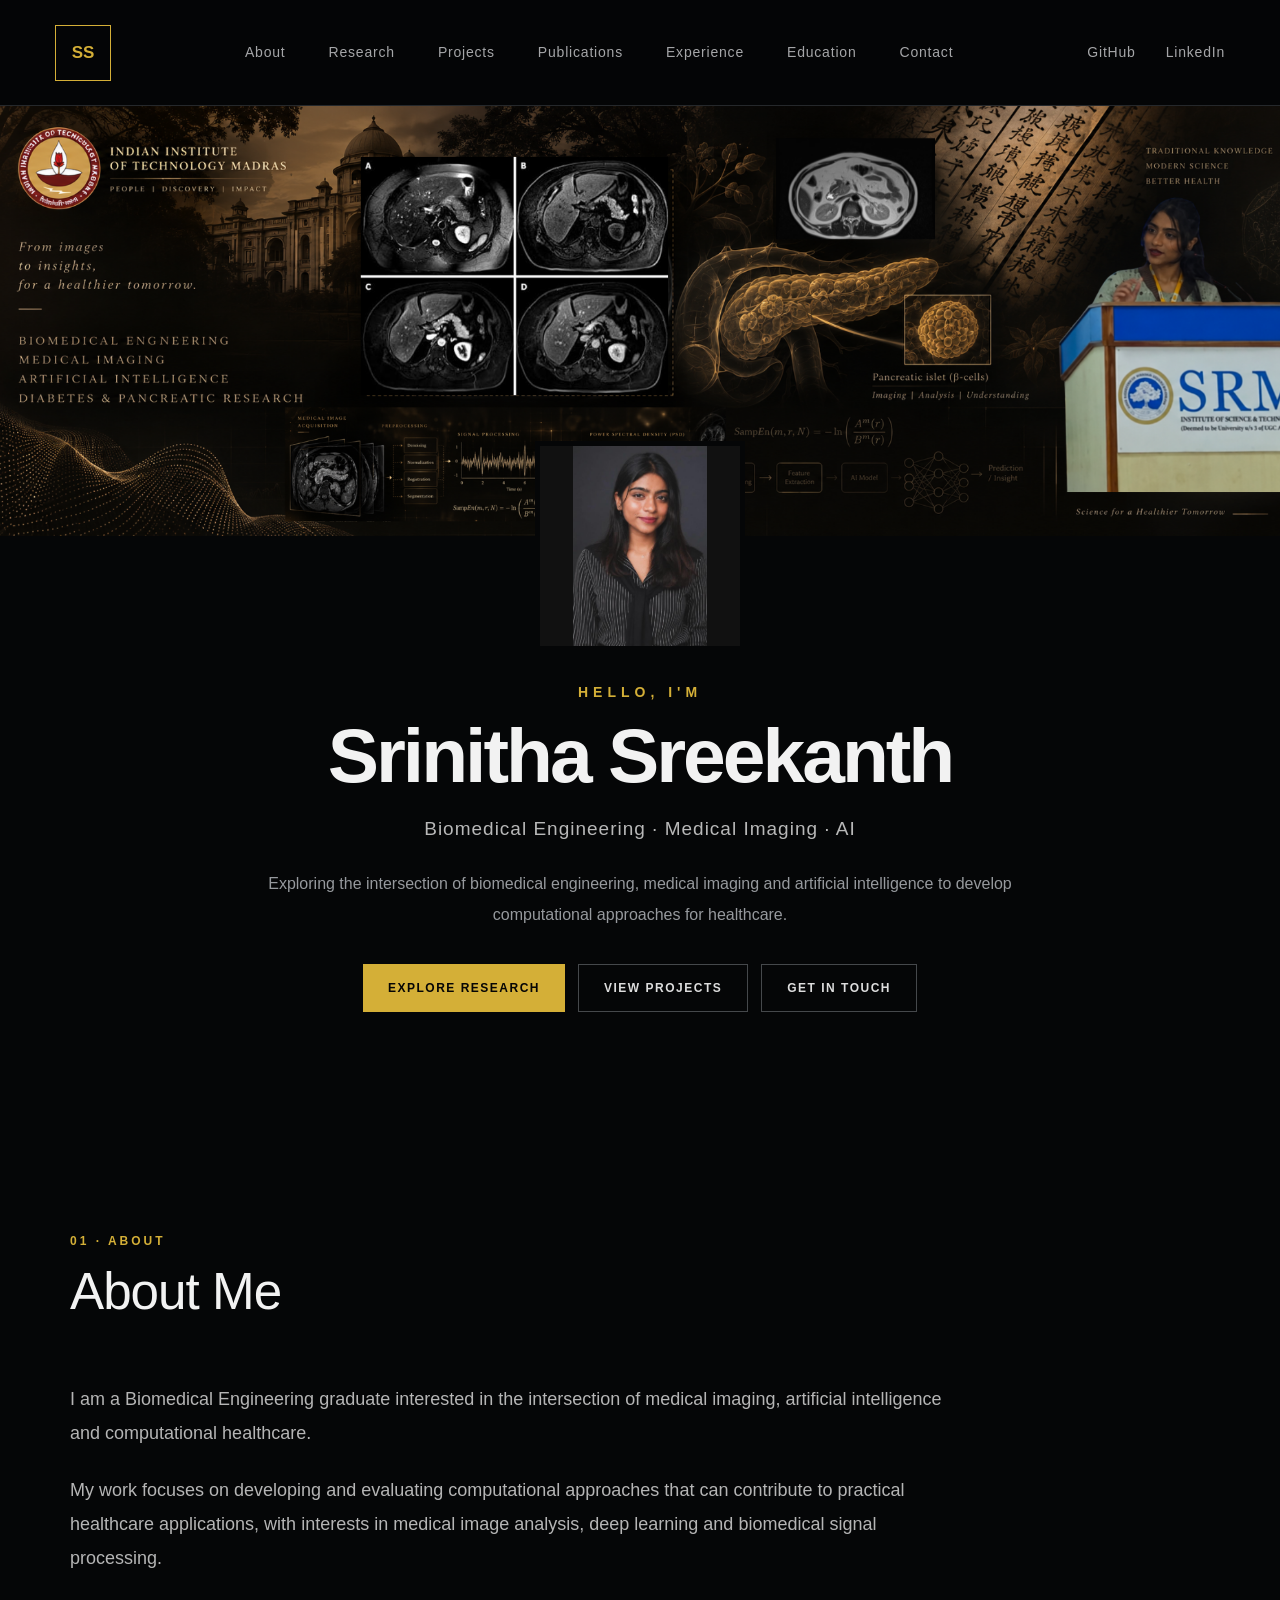
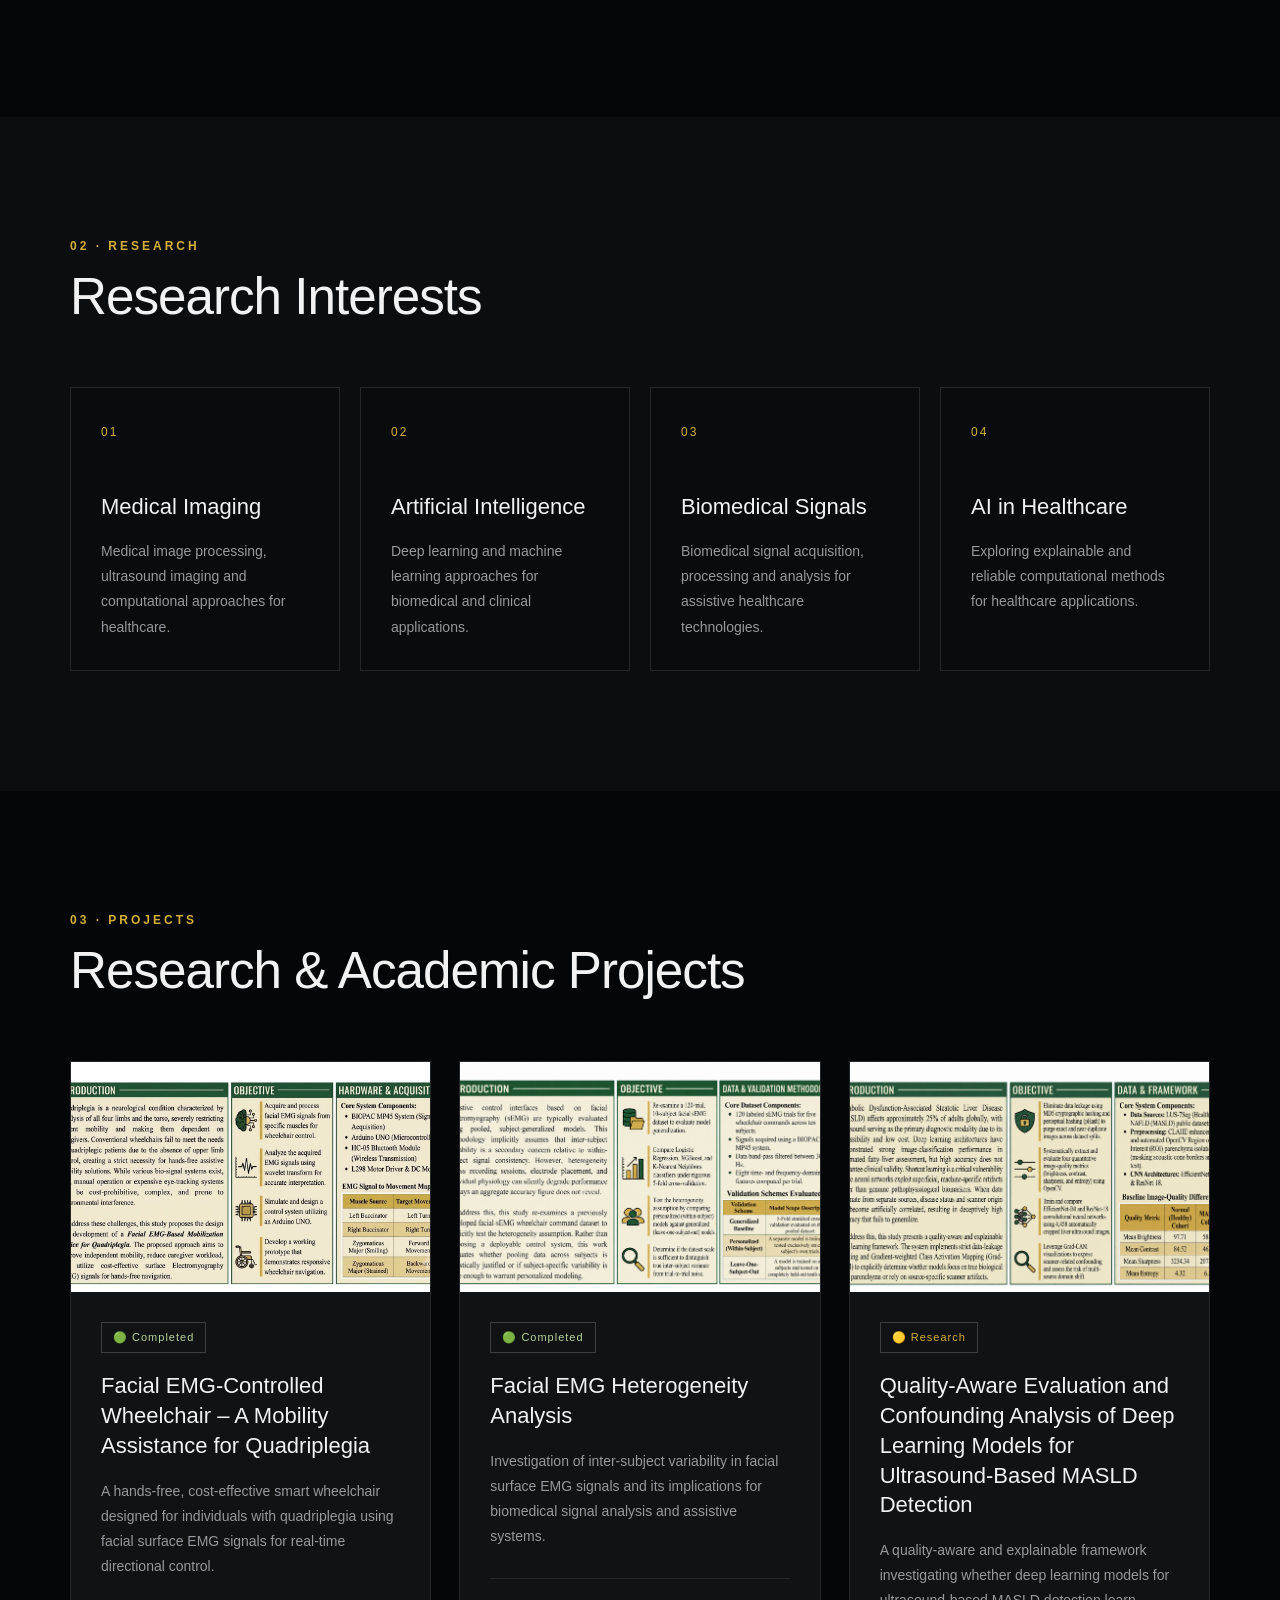
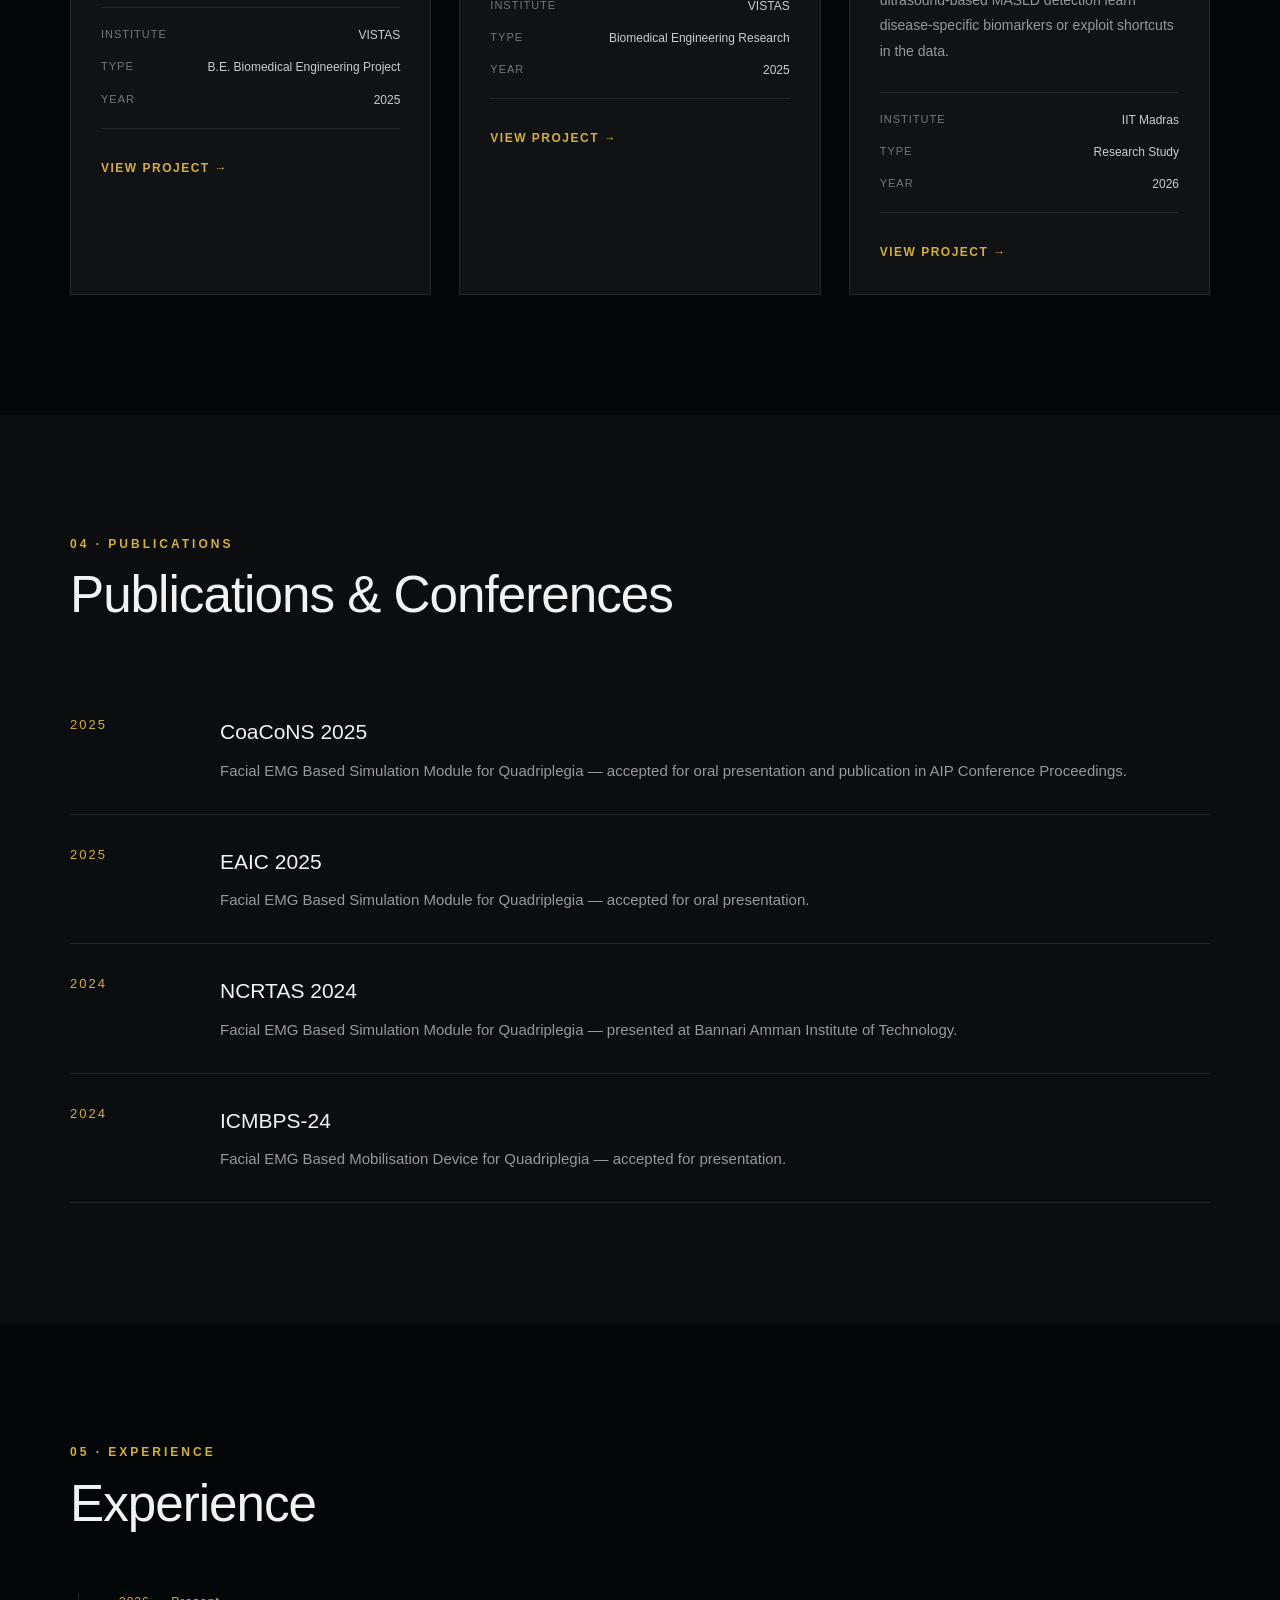
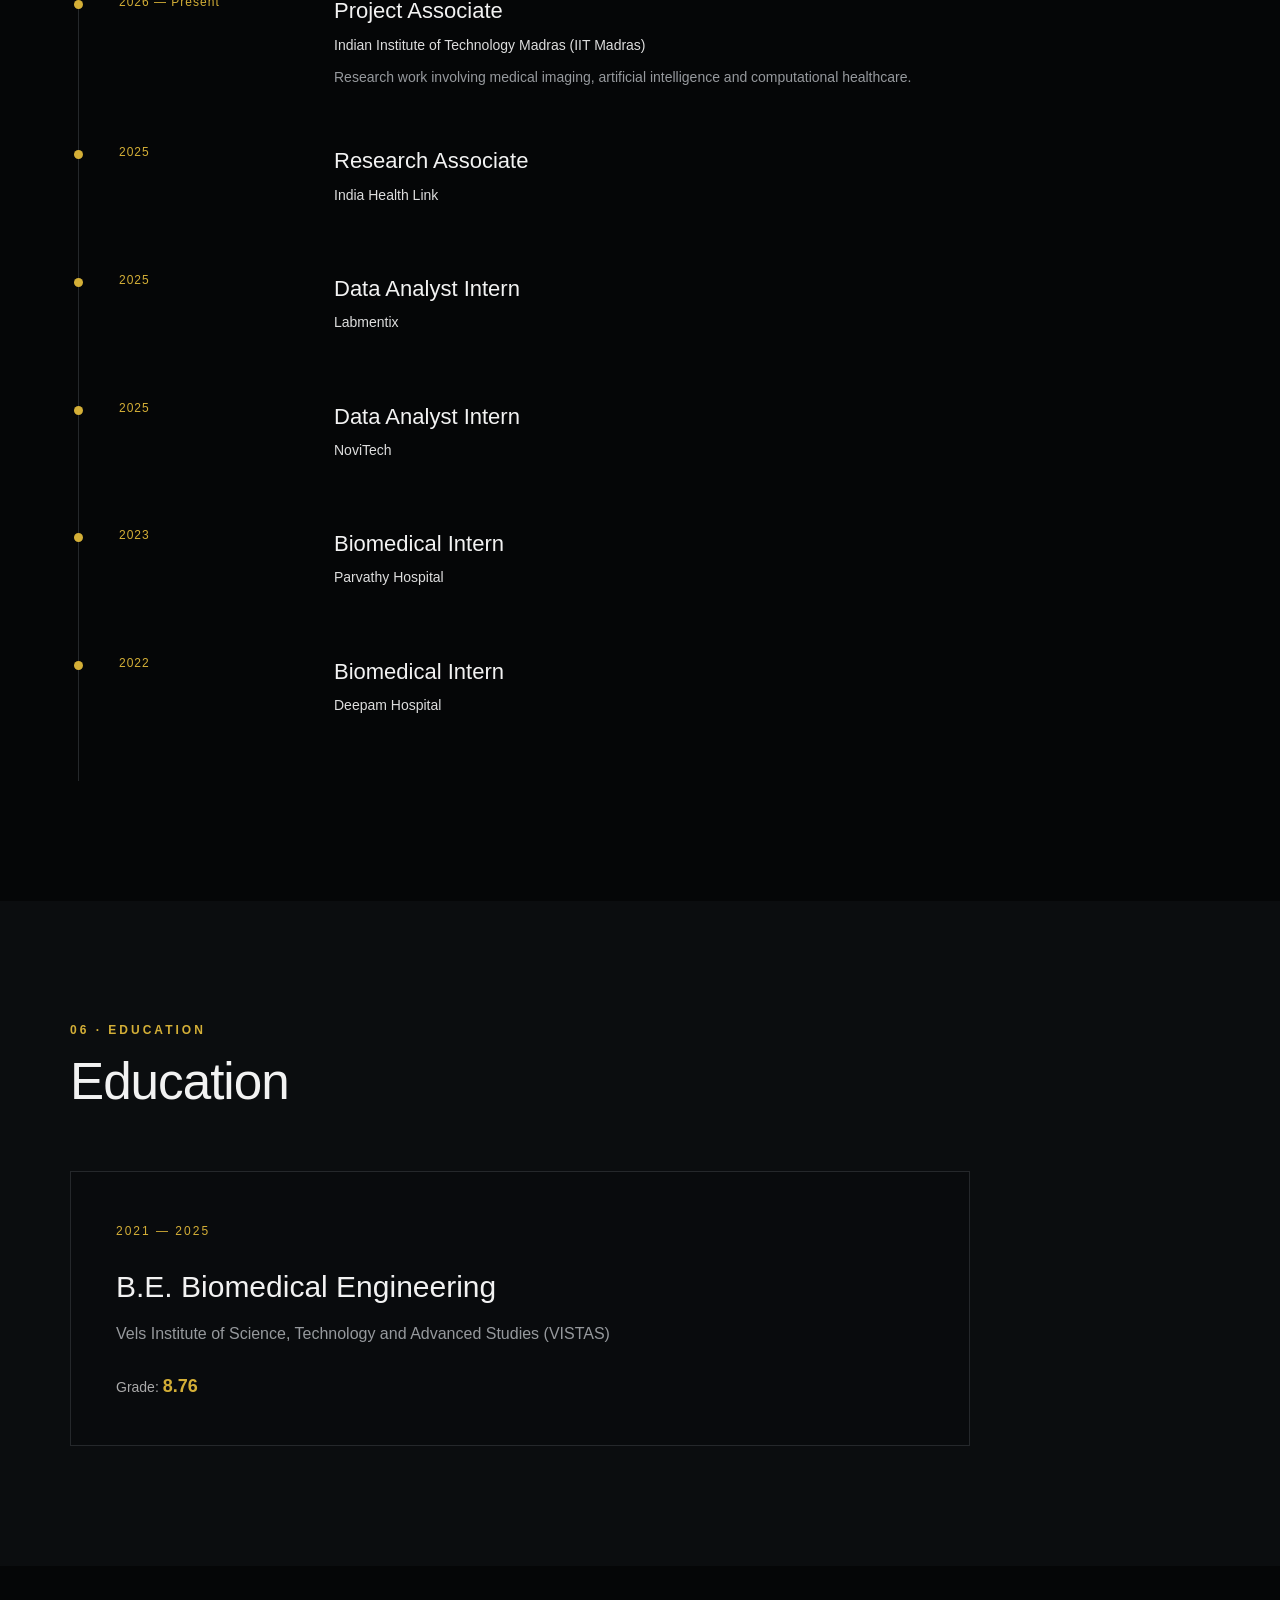
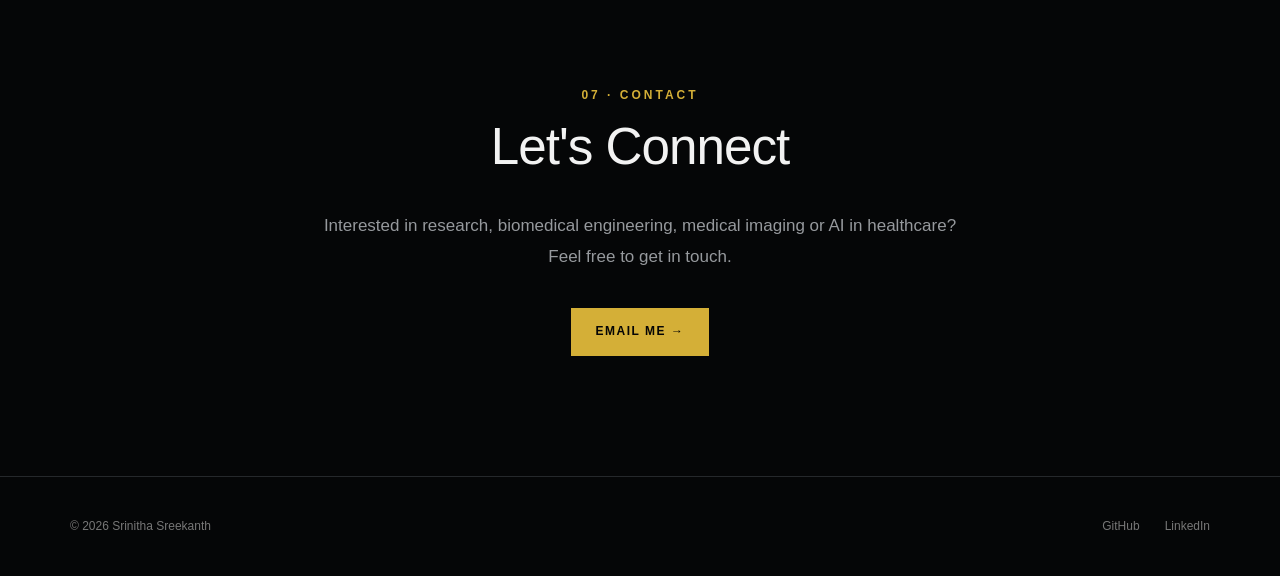
<file: index.html>
<!DOCTYPE html>
<html lang="en">

<head>
    <meta charset="UTF-8">
    <meta name="viewport" content="width=device-width, initial-scale=1.0">

    <title>Srinitha Sreekanth | Biomedical Engineering · Medical Imaging · AI</title>

    <link rel="stylesheet" href="style.css">
</head>

<body>


<!-- =====================================================
     NAVBAR
===================================================== -->

<header class="navbar">

    <div class="nav-container">

        <a href="#home" class="logo">SS</a>

        <nav class="nav-links">

            <a href="#about">About</a>
            <a href="#research">Research</a>
            <a href="#projects">Projects</a>
            <a href="#publications">Publications</a>
            <a href="#experience">Experience</a>
            <a href="#education">Education</a>
            <a href="#contact">Contact</a>

        </nav>

        <div class="social-links">

            <a href="https://github.com/SrinithaSreekanth" target="_blank">
                GitHub
            </a>

            <a href="https://www.linkedin.com/" target="_blank">
                LinkedIn
            </a>

        </div>

    </div>

</header>



<!-- =====================================================
     HERO
===================================================== -->

<section class="hero" id="home">

    <!-- FULL WIDTH BANNER -->
    <div class="hero-banner">

        <img
            src="banner.png"
            alt="Biomedical Engineering Research Banner">

    </div>


    <!-- HERO CONTENT -->
    <div class="hero-main">

        <div class="hero-container">


            <!-- SMALL CENTRED PROFILE PHOTO -->
            <div class="profile-photo">

                <img
                    src="profile.jpg"
                    alt="Srinitha Sreekanth">

            </div>


            <!-- TEXT -->
            <div class="hero-text">

                <p class="hero-eyebrow">
                    HELLO, I'M
                </p>

                <h1>
                    Srinitha Sreekanth
                </h1>

                <h2>
                    Biomedical Engineering · Medical Imaging · AI
                </h2>

                <p class="hero-description">
                    Exploring the intersection of biomedical engineering,
                    medical imaging and artificial intelligence to develop
                    computational approaches for healthcare.
                </p>


                <div class="hero-buttons">

                    <a href="#research" class="btn btn-gold">
                        EXPLORE RESEARCH
                    </a>

                    <a href="#projects" class="btn btn-outline">
                        VIEW PROJECTS
                    </a>

                    <a href="#contact" class="btn btn-outline">
                        GET IN TOUCH
                    </a>

                </div>

            </div>

        </div>

    </div>

</section>



<!-- =====================================================
     ABOUT
===================================================== -->

<section class="section" id="about">

    <div class="section-heading">

        <p class="section-label">
            01 · ABOUT
        </p>

        <h2>
            About Me
        </h2>

    </div>


    <div class="about-content">

        <p>
            I am a Biomedical Engineering graduate interested in the
            intersection of medical imaging, artificial intelligence
            and computational healthcare.
        </p>

        <p>
            My work focuses on developing and evaluating computational
            approaches that can contribute to practical healthcare
            applications, with interests in medical image analysis,
            deep learning and biomedical signal processing.
        </p>

    </div>

</section>



<!-- =====================================================
     RESEARCH
===================================================== -->

<section class="section section-dark" id="research">

    <div class="section-heading">

        <p class="section-label">
            02 · RESEARCH
        </p>

        <h2>
            Research Interests
        </h2>

    </div>


    <div class="research-grid">


        <div class="research-card">

            <span>01</span>

            <h3>
                Medical Imaging
            </h3>

            <p>
                Medical image processing, ultrasound imaging and
                computational approaches for healthcare.
            </p>

        </div>


        <div class="research-card">

            <span>02</span>

            <h3>
                Artificial Intelligence
            </h3>

            <p>
                Deep learning and machine learning approaches for
                biomedical and clinical applications.
            </p>

        </div>


        <div class="research-card">

            <span>03</span>

            <h3>
                Biomedical Signals
            </h3>

            <p>
                Biomedical signal acquisition, processing and analysis
                for assistive healthcare technologies.
            </p>

        </div>


        <div class="research-card">

            <span>04</span>

            <h3>
                AI in Healthcare
            </h3>

            <p>
                Exploring explainable and reliable computational
                methods for healthcare applications.
            </p>

        </div>


    </div>

</section>



<!-- =====================================================
     PROJECTS
===================================================== -->

<section class="section" id="projects">

    <div class="section-heading">

        <p class="section-label">
            03 · PROJECTS
        </p>

        <h2>
            Research & Academic Projects
        </h2>

    </div>


    <div class="projects-grid">


        <!-- PROJECT 1 -->

        <article class="project-card">

            <div class="project-image">

                <img
                    src="projects/facial-emg-wheelchair/01-introduction.png"
                    alt="Facial EMG Controlled Wheelchair">

            </div>


            <div class="project-body">

                <span class="status completed">
                    🟢 Completed
                </span>

                <h3>
                    Facial EMG-Controlled Wheelchair –
                    A Mobility Assistance for Quadriplegia
                </h3>

                <p>
                    A hands-free, cost-effective smart wheelchair designed
                    for individuals with quadriplegia using facial surface
                    EMG signals for real-time directional control.
                </p>


                <div class="project-details">

                    <div>
                        <span>Institute</span>
                        <strong>VISTAS</strong>
                    </div>

                    <div>
                        <span>Type</span>
                        <strong>B.E. Biomedical Engineering Project</strong>
                    </div>

                    <div>
                        <span>Year</span>
                        <strong>2025</strong>
                    </div>

                </div>


                <a
                    href="projects/facial-emg-wheelchair/index.html"
                    class="project-button">

                    VIEW PROJECT →

                </a>

            </div>

        </article>



        <!-- PROJECT 2 -->

        <article class="project-card">

            <div class="project-image">

                <img
                    src="projects/facial-emg-heterogeneity/01-introduction.png"
                    alt="Facial EMG Heterogeneity">

            </div>


            <div class="project-body">

                <span class="status completed">
                    🟢 Completed
                </span>

                <h3>
                    Facial EMG Heterogeneity Analysis
                </h3>

                <p>
                    Investigation of inter-subject variability in facial
                    surface EMG signals and its implications for
                    biomedical signal analysis and assistive systems.
                </p>


                <div class="project-details">

                    <div>
                        <span>Institute</span>
                        <strong>VISTAS</strong>
                    </div>

                    <div>
                        <span>Type</span>
                        <strong>Biomedical Engineering Research</strong>
                    </div>

                    <div>
                        <span>Year</span>
                        <strong>2025</strong>
                    </div>

                </div>


                <a
                    href="projects/facial-emg-heterogeneity/index.html"
                    class="project-button">

                    VIEW PROJECT →

                </a>

            </div>

        </article>



        <!-- PROJECT 3 -->

        <article class="project-card">

            <div class="project-image">

                <img
                    src="projects/masld-quality-calibration/01-introduction.png"
                    alt="MASLD Deep Learning Research">

            </div>


            <div class="project-body">

                <span class="status research-status">
                    🟡 Research
                </span>

                <h3>
                    Quality-Aware Evaluation and Confounding Analysis
                    of Deep Learning Models for Ultrasound-Based MASLD Detection
                </h3>

                <p>
                    A quality-aware and explainable framework investigating
                    whether deep learning models for ultrasound-based MASLD
                    detection learn disease-specific biomarkers or exploit
                    shortcuts in the data.
                </p>


                <div class="project-details">

                    <div>
                        <span>Institute</span>
                        <strong>IIT Madras</strong>
                    </div>

                    <div>
                        <span>Type</span>
                        <strong>Research Study</strong>
                    </div>

                    <div>
                        <span>Year</span>
                        <strong>2026</strong>
                    </div>

                </div>


                <a
                    href="projects/masld-quality-calibration/index.html"
                    class="project-button">

                    VIEW PROJECT →

                </a>

            </div>

        </article>


    </div>

</section>



<!-- =====================================================
     PUBLICATIONS
===================================================== -->

<section class="section section-dark" id="publications">

    <div class="section-heading">

        <p class="section-label">
            04 · PUBLICATIONS
        </p>

        <h2>
            Publications & Conferences
        </h2>

    </div>


    <div class="publication-list">


        <div class="publication-item">

            <span class="publication-year">
                2025
            </span>

            <div>

                <h3>
                    CoaCoNS 2025
                </h3>

                <p>
                    Facial EMG Based Simulation Module for Quadriplegia —
                    accepted for oral presentation and publication in
                    AIP Conference Proceedings.
                </p>

            </div>

        </div>


        <div class="publication-item">

            <span class="publication-year">
                2025
            </span>

            <div>

                <h3>
                    EAIC 2025
                </h3>

                <p>
                    Facial EMG Based Simulation Module for Quadriplegia —
                    accepted for oral presentation.
                </p>

            </div>

        </div>


        <div class="publication-item">

            <span class="publication-year">
                2024
            </span>

            <div>

                <h3>
                    NCRTAS 2024
                </h3>

                <p>
                    Facial EMG Based Simulation Module for Quadriplegia —
                    presented at Bannari Amman Institute of Technology.
                </p>

            </div>

        </div>


        <div class="publication-item">

            <span class="publication-year">
                2024
            </span>

            <div>

                <h3>
                    ICMBPS-24
                </h3>

                <p>
                    Facial EMG Based Mobilisation Device for Quadriplegia —
                    accepted for presentation.
                </p>

            </div>

        </div>


    </div>

</section>



<!-- =====================================================
     EXPERIENCE
===================================================== -->

<section class="section" id="experience">

    <div class="section-heading">

        <p class="section-label">
            05 · EXPERIENCE
        </p>

        <h2>
            Experience
        </h2>

    </div>


    <div class="timeline">


        <div class="timeline-item">

            <span class="timeline-date">
                2026 — Present
            </span>

            <div>

                <h3>
                    Project Associate
                </h3>

                <p class="organization">
                    Indian Institute of Technology Madras (IIT Madras)
                </p>

                <p>
                    Research work involving medical imaging,
                    artificial intelligence and computational healthcare.
                </p>

            </div>

        </div>


        <div class="timeline-item">

            <span class="timeline-date">
                2025
            </span>

            <div>

                <h3>
                    Research Associate
                </h3>

                <p class="organization">
                    India Health Link
                </p>

            </div>

        </div>


        <div class="timeline-item">

            <span class="timeline-date">
                2025
            </span>

            <div>

                <h3>
                    Data Analyst Intern
                </h3>

                <p class="organization">
                    Labmentix
                </p>

            </div>

        </div>


        <div class="timeline-item">

            <span class="timeline-date">
                2025
            </span>

            <div>

                <h3>
                    Data Analyst Intern
                </h3>

                <p class="organization">
                    NoviTech
                </p>

            </div>

        </div>


        <div class="timeline-item">

            <span class="timeline-date">
                2023
            </span>

            <div>

                <h3>
                    Biomedical Intern
                </h3>

                <p class="organization">
                    Parvathy Hospital
                </p>

            </div>

        </div>


        <div class="timeline-item">

            <span class="timeline-date">
                2022
            </span>

            <div>

                <h3>
                    Biomedical Intern
                </h3>

                <p class="organization">
                    Deepam Hospital
                </p>

            </div>

        </div>


    </div>

</section>



<!-- =====================================================
     EDUCATION
===================================================== -->

<section class="section section-dark" id="education">

    <div class="section-heading">

        <p class="section-label">
            06 · EDUCATION
        </p>

        <h2>
            Education
        </h2>

    </div>


    <div class="education-card">

        <span class="education-year">
            2021 — 2025
        </span>

        <h3>
            B.E. Biomedical Engineering
        </h3>

        <p>
            Vels Institute of Science, Technology and Advanced Studies
            (VISTAS)
        </p>

        <div class="education-grade">
            Grade: <strong>8.76</strong>
        </div>

    </div>

</section>



<!-- =====================================================
     CONTACT
===================================================== -->

<section class="section contact-section" id="contact">

    <div class="section-heading">

        <p class="section-label">
            07 · CONTACT
        </p>

        <h2>
            Let's Connect
        </h2>

    </div>


    <p class="contact-text">
        Interested in research, biomedical engineering, medical imaging
        or AI in healthcare? Feel free to get in touch.
    </p>


    <a
        href="mailto:srinithassreekanth@gmail.com"
        class="btn btn-gold">

        EMAIL ME →

    </a>

</section>



<!-- =====================================================
     FOOTER
===================================================== -->

<footer>

    <p>
        © 2026 Srinitha Sreekanth
    </p>

    <div>

        <a
            href="https://github.com/SrinithaSreekanth"
            target="_blank">
            GitHub
        </a>

        <a
            href="https://www.linkedin.com/"
            target="_blank">
            LinkedIn
        </a>

    </div>

</footer>


</body>
</html>
</file>
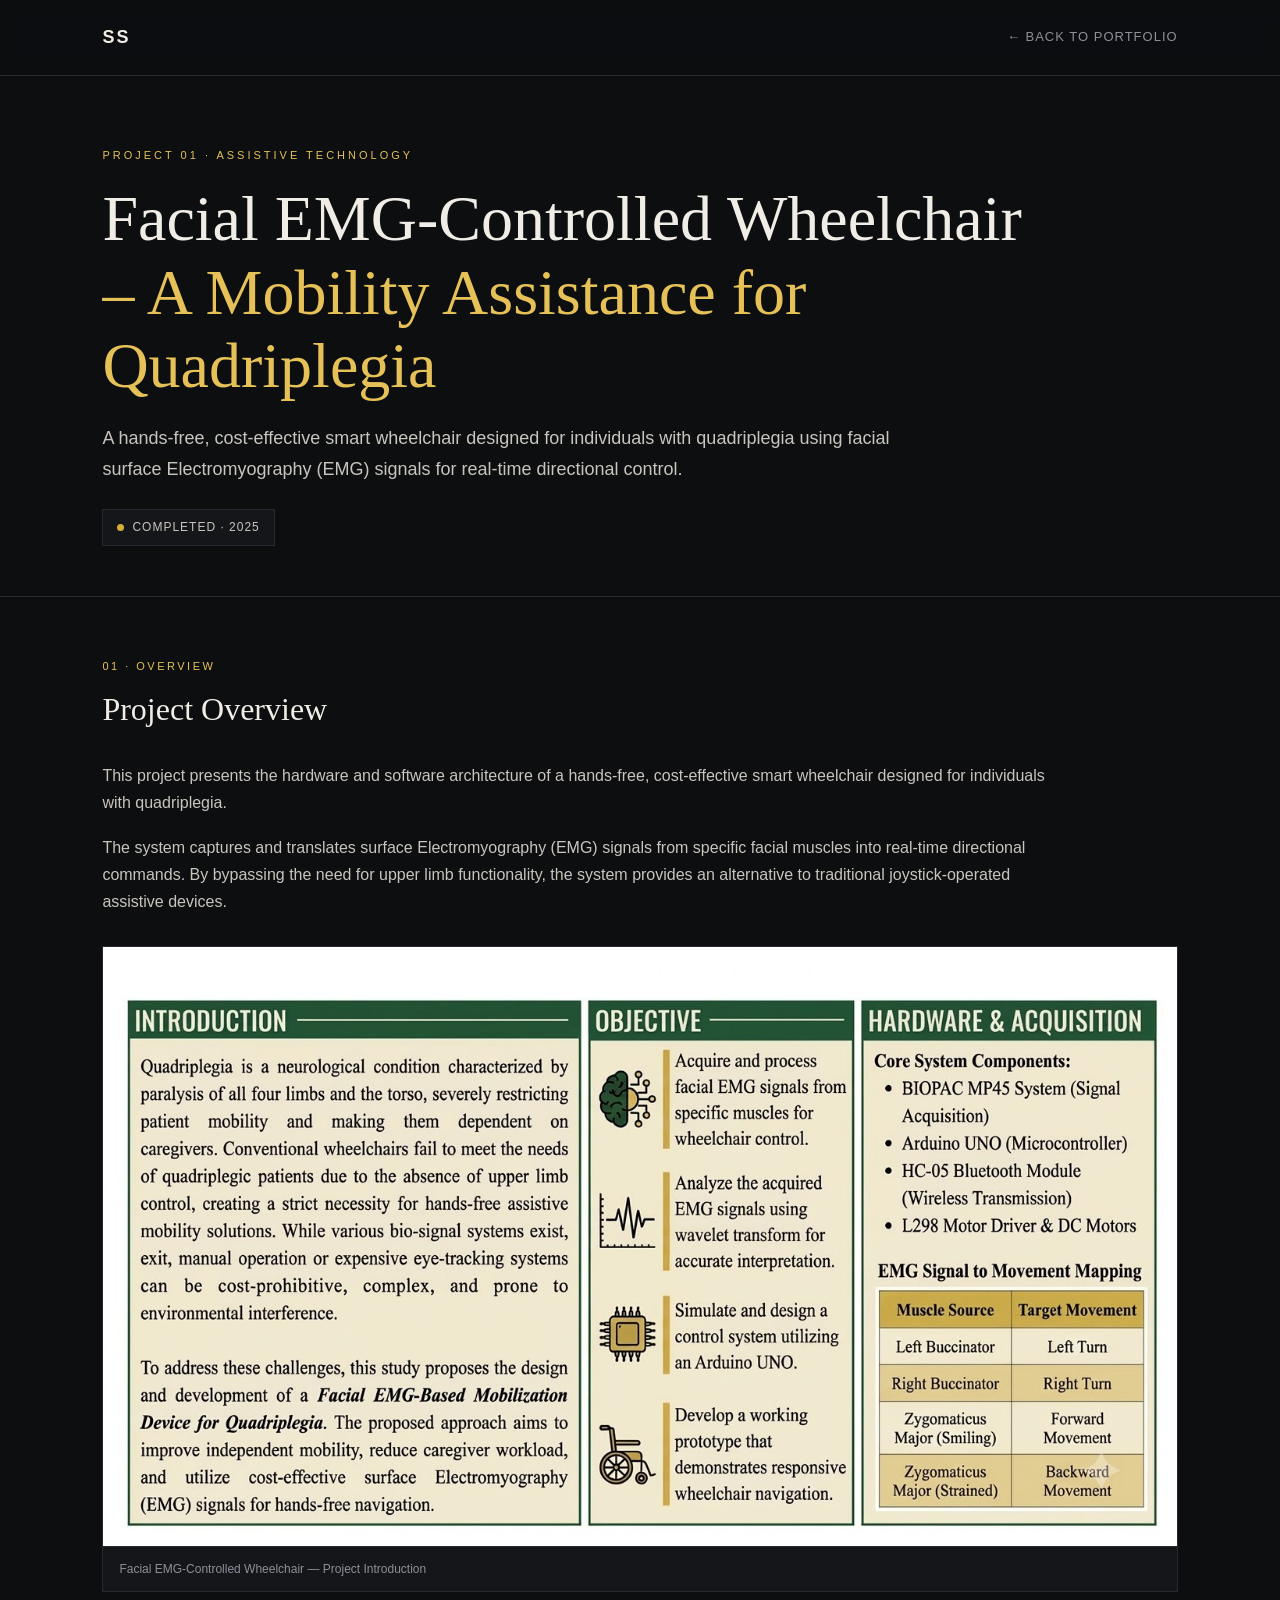
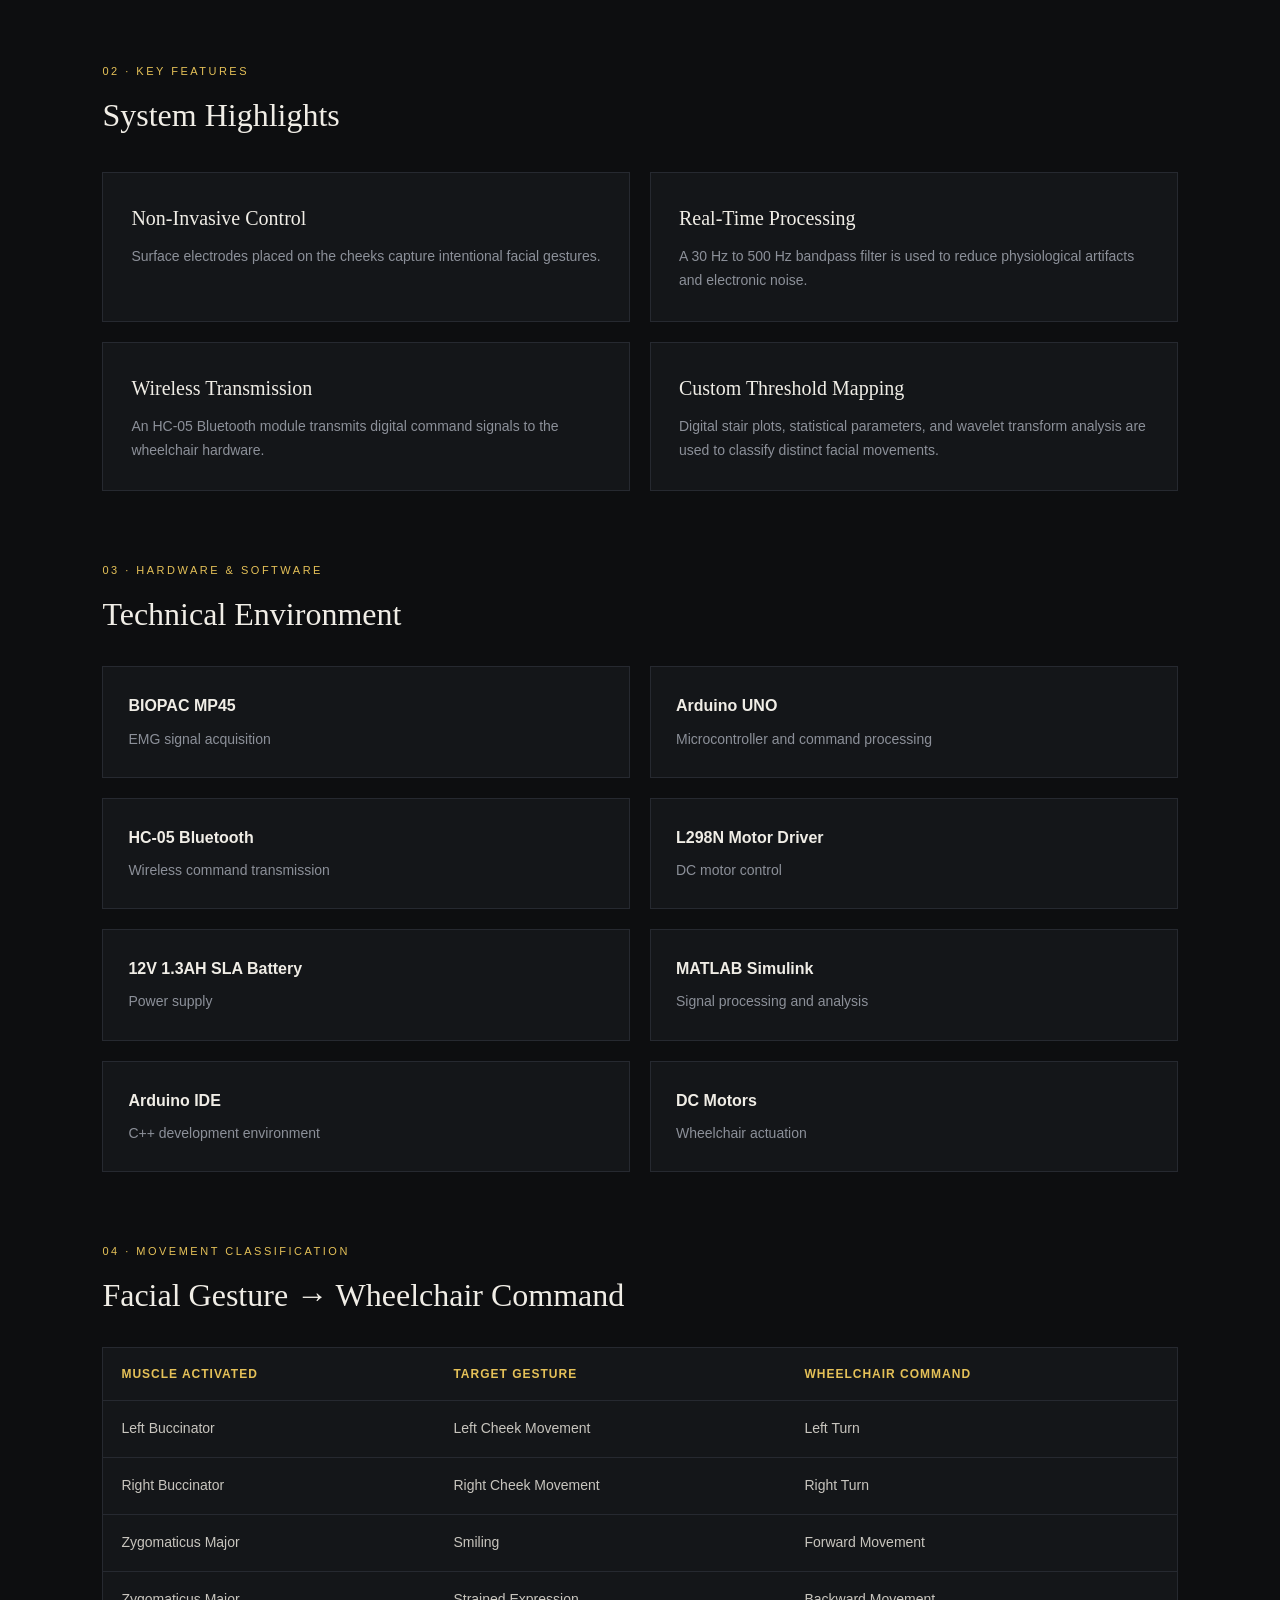
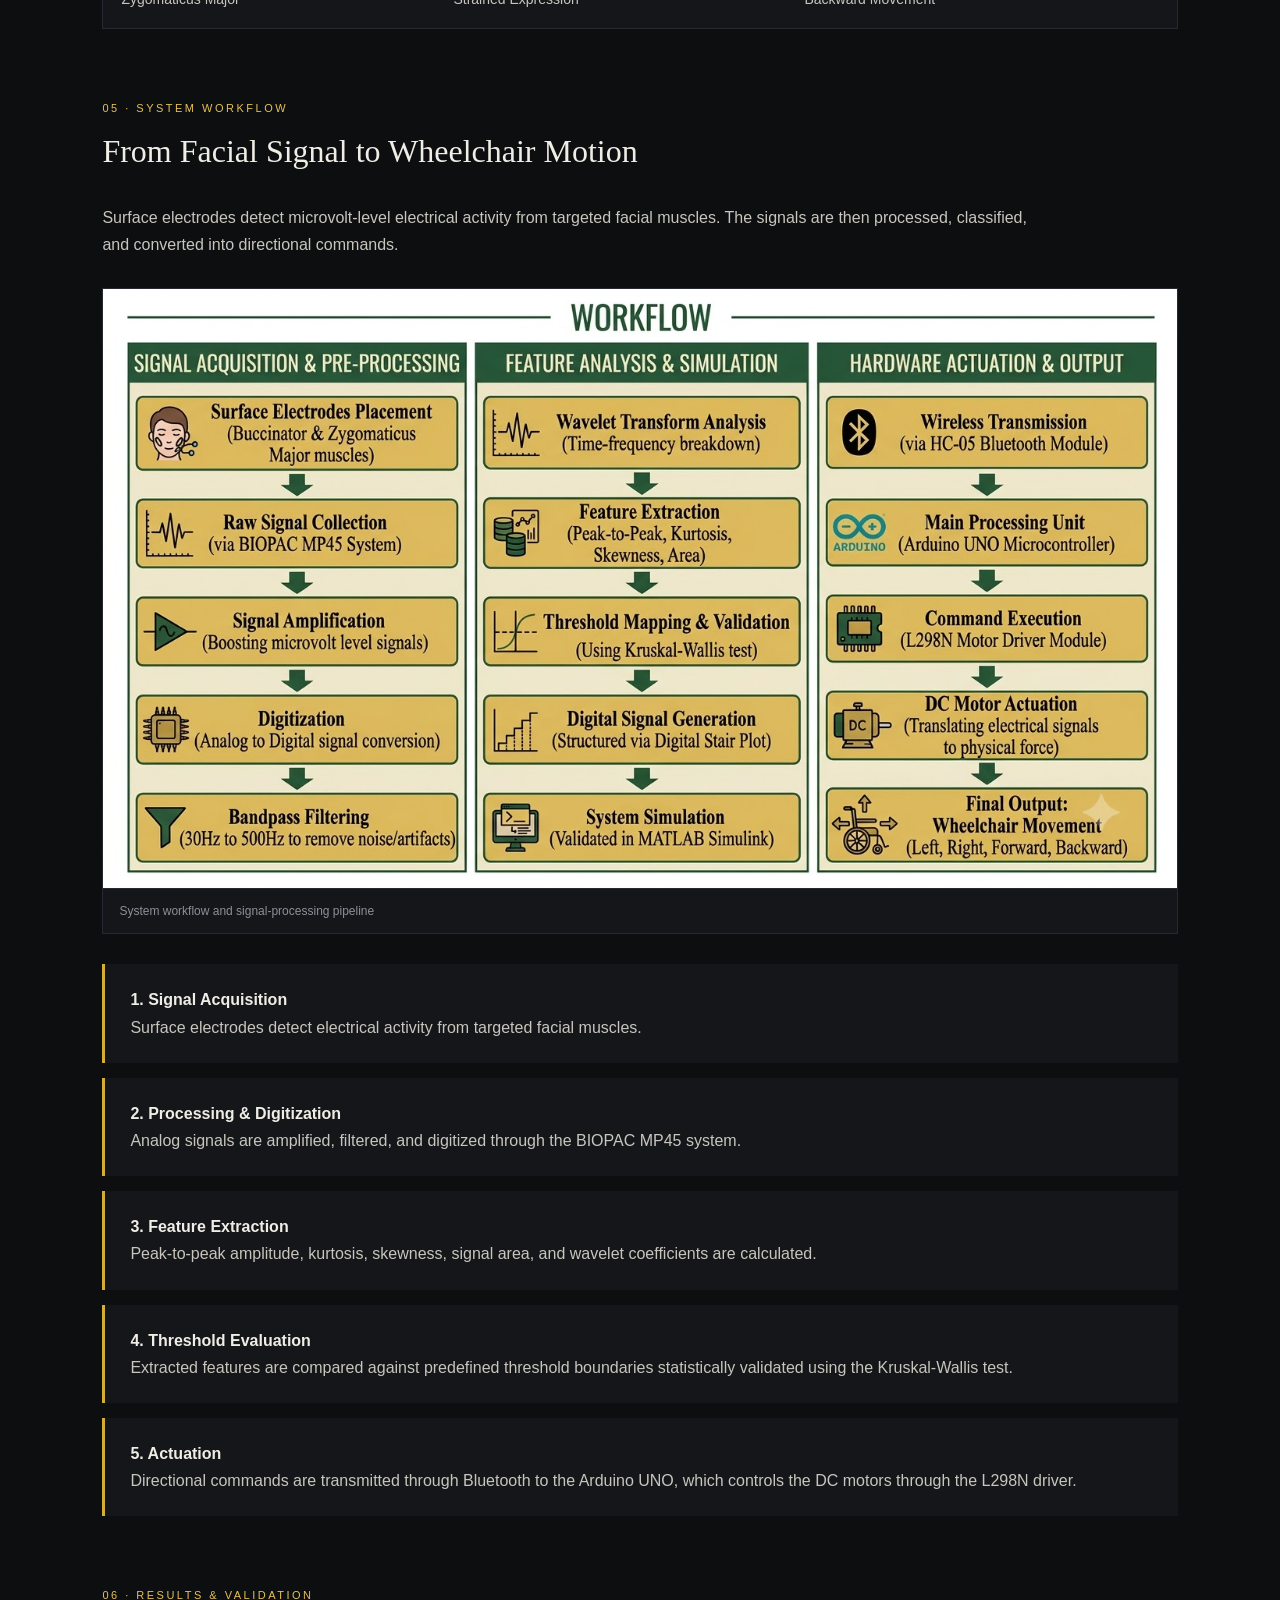
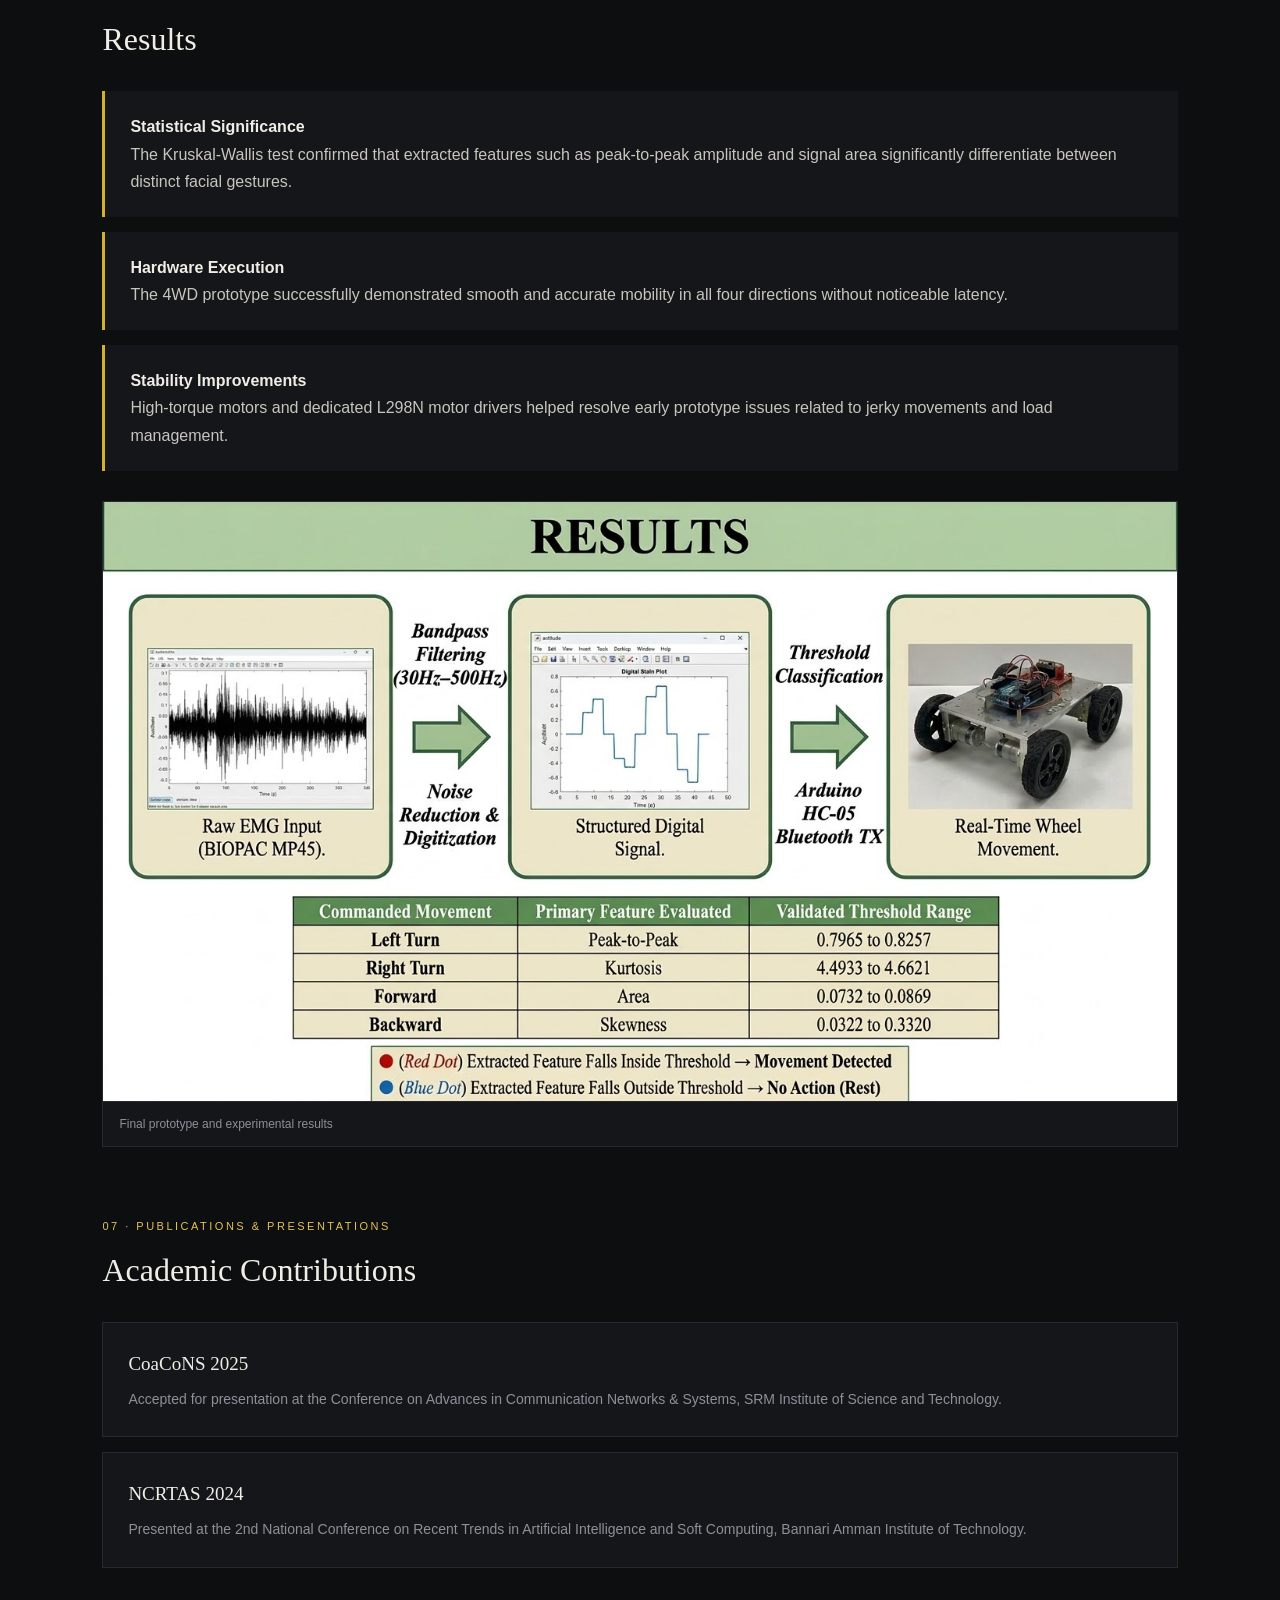
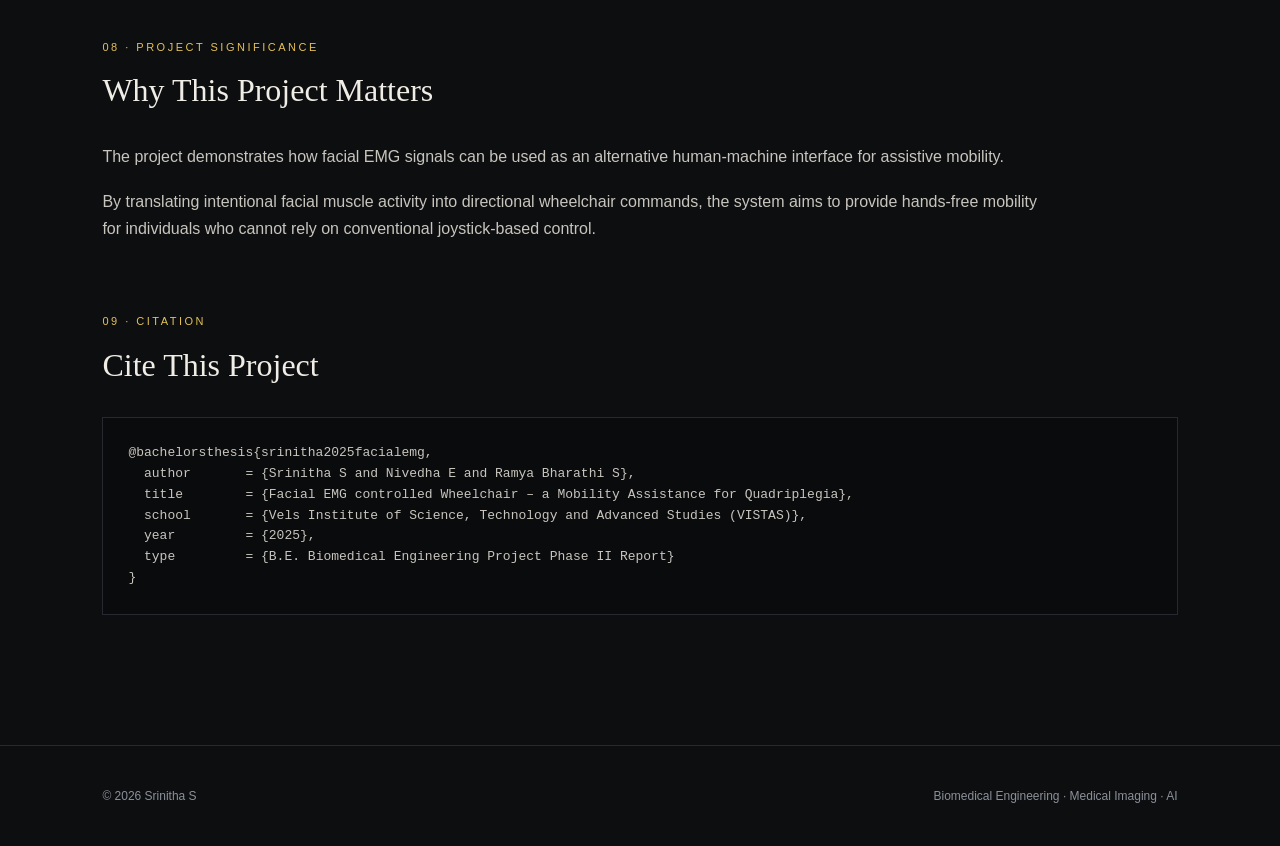
<file: projects/facial-emg-wheelchair/index.html>
<!DOCTYPE html>
<html lang="en">

<head>
    <meta charset="UTF-8">
    <meta name="viewport" content="width=device-width, initial-scale=1.0">

    <title>Facial EMG-Controlled Wheelchair | Srinitha S</title>

    <style>
        :root {
            --bg: #0d0e10;
            --panel: #141619;
            --panel-hover: #1c1f24;
            --border: #262930;
            --cream: #f0ede6;
            --cream-soft: #c8c5be;
            --muted: #8c9099;
            --gold: #d4af37;
            --gold-light: #e5c158;
        }

        * {
            margin: 0;
            padding: 0;
            box-sizing: border-box;
        }

        html {
            scroll-behavior: smooth;
        }

        body {
            background: var(--bg);
            color: var(--cream-soft);
            font-family: -apple-system, BlinkMacSystemFont, "Segoe UI",
                Roboto, Helvetica, Arial, sans-serif;
            line-height: 1.7;
        }

        a {
            color: inherit;
            text-decoration: none;
        }

        /* NAVIGATION */

        .navbar {
            position: sticky;
            top: 0;
            z-index: 1000;

            display: flex;
            justify-content: space-between;
            align-items: center;

            padding: 22px 8%;

            background: rgba(13, 14, 16, 0.94);
            backdrop-filter: blur(10px);

            border-bottom: 1px solid var(--border);
        }

        .logo {
            color: var(--cream);
            font-size: 18px;
            font-weight: 700;
            letter-spacing: 2px;
        }

        .back-link {
            color: var(--muted);
            font-size: 13px;
            letter-spacing: 1px;
            text-transform: uppercase;
        }

        .back-link:hover {
            color: var(--gold-light);
        }

        /* HERO */

        .hero {
            padding: 70px 8% 50px;
            border-bottom: 1px solid var(--border);
        }

        .project-label {
            color: var(--gold-light);
            font-size: 11px;
            letter-spacing: 3px;
            text-transform: uppercase;
            margin-bottom: 18px;
        }

        .hero h1 {
            max-width: 950px;

            color: var(--cream);

            font-family: Georgia, "Times New Roman", serif;
            font-size: clamp(38px, 5vw, 64px);
            font-weight: 400;
            line-height: 1.15;

            margin-bottom: 20px;
        }

        .hero h1 span {
            color: var(--gold-light);
        }

        .hero-description {
            max-width: 850px;

            color: var(--cream-soft);
            font-size: 18px;
        }

        .status {
            display: inline-flex;
            align-items: center;
            gap: 8px;

            margin-top: 25px;
            padding: 7px 14px;

            border: 1px solid var(--border);
            background: var(--panel);

            color: var(--cream-soft);

            font-size: 12px;
            letter-spacing: 1px;
        }

        .status-dot {
            width: 7px;
            height: 7px;
            border-radius: 50%;
            background: var(--gold);
        }

        /* MAIN */

        main {
            padding: 60px 8%;
        }

        .content {
            max-width: 1100px;
            margin: auto;
        }

        .section {
            margin-bottom: 70px;
        }

        .section-number {
            color: var(--gold-light);
            font-size: 11px;
            letter-spacing: 2.5px;
            margin-bottom: 7px;
        }

        .section h2 {
            color: var(--cream);

            font-family: Georgia, "Times New Roman", serif;
            font-size: 32px;
            font-weight: 400;

            margin-bottom: 25px;
        }

        .section p {
            max-width: 950px;
            margin-bottom: 18px;
        }

        /* IMAGE */

        .project-image {
            width: 100%;

            border: 1px solid var(--border);
            background: var(--panel);

            margin: 30px 0;
        }

        .project-image img {
            display: block;
            width: 100%;
            height: auto;
        }

        .caption {
            padding: 12px 16px;

            border-top: 1px solid var(--border);

            color: var(--muted);
            font-size: 12px;
        }

        /* FEATURE GRID */

        .feature-grid {
            display: grid;
            grid-template-columns: repeat(2, 1fr);
            gap: 20px;

            margin-top: 30px;
        }

        .feature-card {
            padding: 28px;

            background: var(--panel);
            border: 1px solid var(--border);

            transition: border-color 0.2s ease,
                        transform 0.2s ease;
        }

        .feature-card:hover {
            border-color: var(--gold);
            transform: translateY(-3px);
        }

        .feature-card h3 {
            color: var(--cream);

            font-family: Georgia, "Times New Roman", serif;
            font-size: 20px;
            font-weight: 400;

            margin-bottom: 10px;
        }

        .feature-card p {
            color: var(--muted);
            font-size: 14px;
            margin-bottom: 0;
        }

        /* HARDWARE */

        .hardware-grid {
            display: grid;
            grid-template-columns: repeat(2, 1fr);
            gap: 20px;
        }

        .hardware-card {
            padding: 25px;

            background: var(--panel);
            border: 1px solid var(--border);
        }

        .hardware-card strong {
            display: block;

            color: var(--cream);
            margin-bottom: 5px;
        }

        .hardware-card span {
            color: var(--muted);
            font-size: 14px;
        }

        /* TABLE */

        .table-wrapper {
            overflow-x: auto;

            border: 1px solid var(--border);
            background: var(--panel);
        }

        table {
            width: 100%;
            border-collapse: collapse;
            min-width: 650px;
        }

        th,
        td {
            padding: 16px 18px;
            text-align: left;

            border-bottom: 1px solid var(--border);
        }

        th {
            color: var(--gold-light);

            font-size: 12px;
            letter-spacing: 1px;
            text-transform: uppercase;
        }

        td {
            color: var(--cream-soft);
            font-size: 14px;
        }

        tr:last-child td {
            border-bottom: none;
        }

        /* WORKFLOW IMAGE */

        .workflow-image {
            margin-top: 30px;
        }

        /* RESULTS */

        .result-list {
            display: grid;
            gap: 15px;

            margin-top: 25px;
        }

        .result-item {
            padding: 22px 25px;

            background: var(--panel);
            border-left: 3px solid var(--gold);
        }

        .result-item strong {
            color: var(--cream);
        }

        /* PUBLICATIONS */

        .publication {
            padding: 25px;

            background: var(--panel);
            border: 1px solid var(--border);

            margin-bottom: 15px;
        }

        .publication h3 {
            color: var(--cream);

            font-family: Georgia, "Times New Roman", serif;
            font-size: 19px;
            font-weight: 400;

            margin-bottom: 7px;
        }

        .publication p {
            margin-bottom: 0;
            color: var(--muted);
            font-size: 14px;
        }

        /* CITATION */

        .citation {
            padding: 25px;

            background: #0a0b0d;
            border: 1px solid var(--border);

            overflow-x: auto;
        }

        .citation pre {
            color: var(--cream-soft);
            font-family: Consolas, Monaco, monospace;
            font-size: 13px;
            line-height: 1.6;
            white-space: pre-wrap;
        }

        /* FOOTER */

        footer {
            padding: 40px 8%;

            border-top: 1px solid var(--border);

            display: flex;
            justify-content: space-between;
            gap: 20px;

            color: var(--muted);
            font-size: 12px;
        }

        /* RESPONSIVE */

        @media (max-width: 800px) {

            .feature-grid,
            .hardware-grid {
                grid-template-columns: 1fr;
            }

            .navbar {
                padding: 18px 6%;
            }

            .hero,
            main {
                padding-left: 6%;
                padding-right: 6%;
            }

            footer {
                flex-direction: column;
            }
        }
    </style>

</head>

<body>

    <!-- NAVIGATION -->

    <header class="navbar">

        <div class="logo">
            SS
        </div>

        <a
            href="../../index.html"
            class="back-link"
        >
            ← Back to Portfolio
        </a>

    </header>


    <!-- HERO -->

    <section class="hero">

        <div class="content">

            <div class="project-label">
                PROJECT 01 · ASSISTIVE TECHNOLOGY
            </div>

            <h1>
                Facial EMG-Controlled Wheelchair
                <span>– A Mobility Assistance for Quadriplegia</span>
            </h1>

            <p class="hero-description">
                A hands-free, cost-effective smart wheelchair designed
                for individuals with quadriplegia using facial surface
                Electromyography (EMG) signals for real-time directional
                control.
            </p>

            <div class="status">
                <span class="status-dot"></span>
                COMPLETED · 2025
            </div>

        </div>

    </section>


    <main>

        <div class="content">


            <!-- OVERVIEW -->

            <section class="section">

                <div class="section-number">
                    01 · OVERVIEW
                </div>

                <h2>
                    Project Overview
                </h2>

                <p>
                    This project presents the hardware and software
                    architecture of a hands-free, cost-effective smart
                    wheelchair designed for individuals with quadriplegia.
                </p>

                <p>
                    The system captures and translates surface
                    Electromyography (EMG) signals from specific facial
                    muscles into real-time directional commands. By
                    bypassing the need for upper limb functionality,
                    the system provides an alternative to traditional
                    joystick-operated assistive devices.
                </p>

                <div class="project-image">

                    <img
                        src="01-introduction.png"
                        alt="Facial EMG-Controlled Wheelchair project introduction"
                    >

                    <div class="caption">
                        Facial EMG-Controlled Wheelchair — Project Introduction
                    </div>

                </div>

            </section>


            <!-- KEY FEATURES -->

            <section class="section">

                <div class="section-number">
                    02 · KEY FEATURES
                </div>

                <h2>
                    System Highlights
                </h2>

                <div class="feature-grid">

                    <div class="feature-card">

                        <h3>
                            Non-Invasive Control
                        </h3>

                        <p>
                            Surface electrodes placed on the cheeks
                            capture intentional facial gestures.
                        </p>

                    </div>


                    <div class="feature-card">

                        <h3>
                            Real-Time Processing
                        </h3>

                        <p>
                            A 30 Hz to 500 Hz bandpass filter is used
                            to reduce physiological artifacts and
                            electronic noise.
                        </p>

                    </div>


                    <div class="feature-card">

                        <h3>
                            Wireless Transmission
                        </h3>

                        <p>
                            An HC-05 Bluetooth module transmits digital
                            command signals to the wheelchair hardware.
                        </p>

                    </div>


                    <div class="feature-card">

                        <h3>
                            Custom Threshold Mapping
                        </h3>

                        <p>
                            Digital stair plots, statistical parameters,
                            and wavelet transform analysis are used to
                            classify distinct facial movements.
                        </p>

                    </div>

                </div>

            </section>


            <!-- HARDWARE -->

            <section class="section">

                <div class="section-number">
                    03 · HARDWARE & SOFTWARE
                </div>

                <h2>
                    Technical Environment
                </h2>

                <div class="hardware-grid">

                    <div class="hardware-card">
                        <strong>BIOPAC MP45</strong>
                        <span>EMG signal acquisition</span>
                    </div>

                    <div class="hardware-card">
                        <strong>Arduino UNO</strong>
                        <span>Microcontroller and command processing</span>
                    </div>

                    <div class="hardware-card">
                        <strong>HC-05 Bluetooth</strong>
                        <span>Wireless command transmission</span>
                    </div>

                    <div class="hardware-card">
                        <strong>L298N Motor Driver</strong>
                        <span>DC motor control</span>
                    </div>

                    <div class="hardware-card">
                        <strong>12V 1.3AH SLA Battery</strong>
                        <span>Power supply</span>
                    </div>

                    <div class="hardware-card">
                        <strong>MATLAB Simulink</strong>
                        <span>Signal processing and analysis</span>
                    </div>

                    <div class="hardware-card">
                        <strong>Arduino IDE</strong>
                        <span>C++ development environment</span>
                    </div>

                    <div class="hardware-card">
                        <strong>DC Motors</strong>
                        <span>Wheelchair actuation</span>
                    </div>

                </div>

            </section>


            <!-- MOVEMENT CLASSIFICATION -->

            <section class="section">

                <div class="section-number">
                    04 · MOVEMENT CLASSIFICATION
                </div>

                <h2>
                    Facial Gesture → Wheelchair Command
                </h2>

                <div class="table-wrapper">

                    <table>

                        <thead>

                            <tr>
                                <th>Muscle Activated</th>
                                <th>Target Gesture</th>
                                <th>Wheelchair Command</th>
                            </tr>

                        </thead>

                        <tbody>

                            <tr>
                                <td>Left Buccinator</td>
                                <td>Left Cheek Movement</td>
                                <td>Left Turn</td>
                            </tr>

                            <tr>
                                <td>Right Buccinator</td>
                                <td>Right Cheek Movement</td>
                                <td>Right Turn</td>
                            </tr>

                            <tr>
                                <td>Zygomaticus Major</td>
                                <td>Smiling</td>
                                <td>Forward Movement</td>
                            </tr>

                            <tr>
                                <td>Zygomaticus Major</td>
                                <td>Strained Expression</td>
                                <td>Backward Movement</td>
                            </tr>

                        </tbody>

                    </table>

                </div>

            </section>


            <!-- WORKFLOW -->

            <section class="section">

                <div class="section-number">
                    05 · SYSTEM WORKFLOW
                </div>

                <h2>
                    From Facial Signal to Wheelchair Motion
                </h2>

                <p>
                    Surface electrodes detect microvolt-level electrical
                    activity from targeted facial muscles. The signals
                    are then processed, classified, and converted into
                    directional commands.
                </p>

                <div class="project-image workflow-image">

                    <img
                        src="02-workflow.png"
                        alt="Facial EMG wheelchair system workflow"
                    >

                    <div class="caption">
                        System workflow and signal-processing pipeline
                    </div>

                </div>

                <div class="result-list">

                    <div class="result-item">
                        <strong>1. Signal Acquisition</strong><br>
                        Surface electrodes detect electrical activity
                        from targeted facial muscles.
                    </div>

                    <div class="result-item">
                        <strong>2. Processing & Digitization</strong><br>
                        Analog signals are amplified, filtered, and
                        digitized through the BIOPAC MP45 system.
                    </div>

                    <div class="result-item">
                        <strong>3. Feature Extraction</strong><br>
                        Peak-to-peak amplitude, kurtosis, skewness,
                        signal area, and wavelet coefficients are
                        calculated.
                    </div>

                    <div class="result-item">
                        <strong>4. Threshold Evaluation</strong><br>
                        Extracted features are compared against
                        predefined threshold boundaries statistically
                        validated using the Kruskal-Wallis test.
                    </div>

                    <div class="result-item">
                        <strong>5. Actuation</strong><br>
                        Directional commands are transmitted through
                        Bluetooth to the Arduino UNO, which controls
                        the DC motors through the L298N driver.
                    </div>

                </div>

            </section>


            <!-- RESULTS -->

            <section class="section">

                <div class="section-number">
                    06 · RESULTS & VALIDATION
                </div>

                <h2>
                    Results
                </h2>

                <div class="result-list">

                    <div class="result-item">
                        <strong>Statistical Significance</strong><br>
                        The Kruskal-Wallis test confirmed that extracted
                        features such as peak-to-peak amplitude and
                        signal area significantly differentiate between
                        distinct facial gestures.
                    </div>

                    <div class="result-item">
                        <strong>Hardware Execution</strong><br>
                        The 4WD prototype successfully demonstrated
                        smooth and accurate mobility in all four
                        directions without noticeable latency.
                    </div>

                    <div class="result-item">
                        <strong>Stability Improvements</strong><br>
                        High-torque motors and dedicated L298N motor
                        drivers helped resolve early prototype issues
                        related to jerky movements and load management.
                    </div>

                </div>

                <div class="project-image">

                    <img
                        src="03-final-results.png"
                        alt="Facial EMG wheelchair final prototype results"
                    >

                    <div class="caption">
                        Final prototype and experimental results
                    </div>

                </div>

            </section>


            <!-- PUBLICATIONS -->

            <section class="section">

                <div class="section-number">
                    07 · PUBLICATIONS & PRESENTATIONS
                </div>

                <h2>
                    Academic Contributions
                </h2>

                <div class="publication">

                    <h3>
                        CoaCoNS 2025
                    </h3>

                    <p>
                        Accepted for presentation at the Conference on
                        Advances in Communication Networks & Systems,
                        SRM Institute of Science and Technology.
                    </p>

                </div>

                <div class="publication">

                    <h3>
                        NCRTAS 2024
                    </h3>

                    <p>
                        Presented at the 2nd National Conference on
                        Recent Trends in Artificial Intelligence and
                        Soft Computing, Bannari Amman Institute of
                        Technology.
                    </p>

                </div>

            </section>


            <!-- SIGNIFICANCE -->

            <section class="section">

                <div class="section-number">
                    08 · PROJECT SIGNIFICANCE
                </div>

                <h2>
                    Why This Project Matters
                </h2>

                <p>
                    The project demonstrates how facial EMG signals can
                    be used as an alternative human-machine interface
                    for assistive mobility.
                </p>

                <p>
                    By translating intentional facial muscle activity
                    into directional wheelchair commands, the system
                    aims to provide hands-free mobility for individuals
                    who cannot rely on conventional joystick-based
                    control.
                </p>

            </section>


            <!-- CITATION -->

            <section class="section">

                <div class="section-number">
                    09 · CITATION
                </div>

                <h2>
                    Cite This Project
                </h2>

                <div class="citation">

<pre>@bachelorsthesis{srinitha2025facialemg,
  author       = {Srinitha S and Nivedha E and Ramya Bharathi S},
  title        = {Facial EMG controlled Wheelchair – a Mobility Assistance for Quadriplegia},
  school       = {Vels Institute of Science, Technology and Advanced Studies (VISTAS)},
  year         = {2025},
  type         = {B.E. Biomedical Engineering Project Phase II Report}
}</pre>

                </div>

            </section>


        </div>

    </main>


    <footer>

        <p>
            © 2026 Srinitha S
        </p>

        <p>
            Biomedical Engineering · Medical Imaging · AI
        </p>

    </footer>

</body>

</html>
</file>
<file: style.css>
/* =========================================================
   SRINITHA SREEKANTH
   BLACK + GOLD ACADEMIC PORTFOLIO
========================================================= */

:root {
    --black: #050607;
    --black-soft: #0b0d0f;
    --card: #101214;

    --gold: #d4af37;
    --gold-light: #e4c65a;

    --white: #f2f2f2;
    --text: #d4d4d4;
    --muted: #96999d;

    --border: #25282b;

    --max-width: 1350px;
}


/* =========================================================
   RESET
========================================================= */

* {
    margin: 0;
    padding: 0;
    box-sizing: border-box;
}

html {
    scroll-behavior: smooth;
}

body {
    background: var(--black);
    color: var(--white);

    font-family:
        Arial,
        Helvetica,
        sans-serif;

    line-height: 1.6;
}

a {
    color: inherit;
    text-decoration: none;
}

img {
    display: block;
    max-width: 100%;
}


/* =========================================================
   NAVBAR
========================================================= */

.navbar {
    position: sticky;
    top: 0;
    z-index: 1000;

    background: rgba(5, 6, 7, 0.98);

    border-bottom: 1px solid var(--border);
}

.nav-container {
    width: 100%;
    max-width: var(--max-width);

    min-height: 105px;

    margin: auto;
    padding: 0 55px;

    display: flex;
    align-items: center;
    justify-content: space-between;
}


/* LOGO */

.logo {
    width: 56px;
    height: 56px;

    border: 1px solid var(--gold);

    display: flex;
    align-items: center;
    justify-content: center;

    color: var(--gold);

    font-size: 17px;
    font-weight: 700;

    transition: 0.3s ease;
}

.logo:hover {
    background: var(--gold);
    color: #000;
}


/* NAVIGATION */

.nav-links {
    display: flex;
    align-items: center;
    gap: 43px;
}

.nav-links a,
.social-links a {
    color: #a5a6a8;

    font-size: 14px;
    letter-spacing: 0.8px;

    transition: 0.3s ease;
}

.nav-links a:hover,
.social-links a:hover {
    color: var(--gold);
}


/* SOCIAL LINKS */

.social-links {
    display: flex;
    gap: 30px;
}


/* =========================================================
   HERO
========================================================= */

.hero {
    width: 100%;
    background: var(--black);
    position: relative;
}


/* =========================================================
   FULL WIDTH BANNER
========================================================= */

.hero-banner {
    width: 100%;
    height: 430px;

    overflow: hidden;

    background: #111;

    position: relative;
}

.hero-banner img {
    width: 100%;
    height: 100%;

    display: block;

    object-fit: cover;
    object-position: center center;

    opacity: 1;
    filter: none;
}


/* =========================================================
   HERO BLACK AREA
========================================================= */

.hero-main {
    width: 100%;

    background: var(--black);

    position: relative;
}

.hero-container {
    width: 100%;
    max-width: var(--max-width);

    margin: auto;

    min-height: 520px;

    padding: 0 70px 100px;

    position: relative;

    text-align: center;
}


/* =========================================================
   PROFILE PHOTO
   SMALL + CENTRED + FACE NOT CUT
========================================================= */

.profile-photo {
    position: absolute;

    /* PERFECT HORIZONTAL CENTRE */
    left: 50%;
    transform: translateX(-50%);

    /*
       Pull the photo upward so it overlaps
       the bottom of the banner.
    */
    top: -105px;

    /*
       SMALL SQUARE
    */
    width: 210px;
    height: 210px;

    background: #111;

    /*
       Black border separates photo
       from banner.
    */
    border: 5px solid var(--black);

    overflow: hidden;

    z-index: 20;

    display: flex;
    align-items: center;
    justify-content: center;
}


/*
   IMPORTANT:

   Your original profile.jpg is portrait-shaped.
   A normal center crop cuts the top of your head.

   25% moves the crop upward so more of the
   upper part of your portrait remains visible.
*/

.profile-photo img {
    width: 100%;
    height: 100%;

    object-fit: cover;

    object-position: center 25%;

    display: block;
}


/* =========================================================
   HERO TEXT
========================================================= */

.hero-text {
    padding-top: 145px;

    max-width: 900px;

    margin: auto;

    text-align: center;
}

.hero-eyebrow {
    color: var(--gold);

    font-size: 14px;
    font-weight: 700;

    letter-spacing: 5px;

    margin-bottom: 12px;
}

.hero-text h1 {
    color: var(--white);

    font-size: clamp(48px, 6vw, 78px);

    line-height: 1.05;

    font-weight: 600;

    letter-spacing: -3px;

    margin-bottom: 18px;
}

.hero-text h2 {
    color: #b8b8b8;

    font-size: 19px;

    font-weight: 400;

    letter-spacing: 1px;

    margin-bottom: 25px;
}

.hero-description {
    max-width: 750px;

    margin: auto auto 34px;

    color: var(--muted);

    font-size: 16px;

    line-height: 1.9;
}


/* =========================================================
   HERO BUTTONS
========================================================= */

.hero-buttons {
    display: flex;

    justify-content: center;

    flex-wrap: wrap;

    gap: 13px;
}

.btn {
    min-height: 48px;

    padding: 0 25px;

    display: inline-flex;

    align-items: center;
    justify-content: center;

    font-size: 12px;

    font-weight: 700;

    letter-spacing: 1.5px;

    transition: 0.3s ease;
}

.btn-gold {
    background: var(--gold);
    color: #050505;
}

.btn-gold:hover {
    background: var(--gold-light);

    transform: translateY(-2px);
}

.btn-outline {
    border: 1px solid #45484b;

    color: #ddd;
}

.btn-outline:hover {
    border-color: var(--gold);

    color: var(--gold);
}


/* =========================================================
   GENERAL SECTIONS
========================================================= */

.section {
    width: 100%;
    max-width: var(--max-width);

    margin: auto;

    padding: 120px 70px;
}

.section-dark {
    max-width: none;

    background: var(--black-soft);

    padding-left:
        max(70px, calc((100% - var(--max-width)) / 2));

    padding-right:
        max(70px, calc((100% - var(--max-width)) / 2));
}


/* =========================================================
   SECTION HEADINGS
========================================================= */

.section-heading {
    margin-bottom: 60px;
}

.section-label {
    color: var(--gold);

    font-size: 12px;

    font-weight: 700;

    letter-spacing: 3px;

    margin-bottom: 12px;
}

.section-heading h2 {
    color: var(--white);

    font-size: clamp(34px, 4vw, 52px);

    font-weight: 500;

    line-height: 1.15;

    letter-spacing: -1px;
}


/* =========================================================
   ABOUT
========================================================= */

.about-content {
    max-width: 900px;
}

.about-content p {
    color: #b5b5b5;

    font-size: 18px;

    line-height: 1.9;

    margin-bottom: 22px;
}


/* =========================================================
   RESEARCH
========================================================= */

.research-grid {
    display: grid;

    grid-template-columns:
        repeat(4, 1fr);

    gap: 20px;
}

.research-card {
    min-height: 260px;

    padding: 30px;

    background: #090b0d;

    border: 1px solid var(--border);

    transition: 0.3s ease;
}

.research-card:hover {
    border-color: var(--gold);

    transform: translateY(-5px);
}

.research-card span {
    color: var(--gold);

    font-size: 12px;

    letter-spacing: 2px;
}

.research-card h3 {
    margin-top: 45px;

    color: var(--white);

    font-size: 22px;

    font-weight: 500;
}

.research-card p {
    margin-top: 15px;

    color: var(--muted);

    font-size: 14px;

    line-height: 1.8;
}


/* =========================================================
   PROJECTS
========================================================= */

.projects-grid {
    display: grid;

    grid-template-columns:
        repeat(3, 1fr);

    gap: 28px;
}

.project-card {
    background: var(--card);

    border: 1px solid var(--border);

    overflow: hidden;

    transition: 0.3s ease;
}

.project-card:hover {
    border-color: var(--gold);

    transform: translateY(-6px);
}


/* PROJECT IMAGE */

.project-image {
    width: 100%;
    height: 230px;

    overflow: hidden;

    background: #111;
}

.project-image img {
    width: 100%;
    height: 100%;

    object-fit: cover;

    transition: transform 0.5s ease;
}

.project-card:hover .project-image img {
    transform: scale(1.04);
}


/* PROJECT BODY */

.project-body {
    padding: 30px;
}

.status {
    display: inline-block;

    padding: 6px 11px;

    margin-bottom: 18px;

    border: 1px solid #3b3d40;

    font-size: 11px;

    letter-spacing: 1px;
}

.status.completed {
    color: #b8d49f;
}

.status.research-status {
    color: var(--gold);
}

.project-body h3 {
    color: var(--white);

    font-size: 22px;

    line-height: 1.35;

    font-weight: 500;

    margin-bottom: 18px;
}

.project-body > p {
    color: var(--muted);

    font-size: 14px;

    line-height: 1.8;

    margin-bottom: 28px;
}


/* PROJECT DETAILS */

.project-details {
    padding: 18px 0;

    border-top: 1px solid var(--border);
    border-bottom: 1px solid var(--border);

    display: flex;

    flex-direction: column;

    gap: 13px;

    margin-bottom: 25px;
}

.project-details div {
    display: flex;

    justify-content: space-between;

    gap: 15px;
}

.project-details span {
    color: #777;

    font-size: 11px;

    text-transform: uppercase;

    letter-spacing: 1px;
}

.project-details strong {
    color: #ccc;

    font-size: 12px;

    font-weight: 400;

    text-align: right;
}

.project-button {
    color: var(--gold);

    font-size: 12px;

    font-weight: 700;

    letter-spacing: 1.5px;

    transition: 0.3s ease;
}

.project-button:hover {
    color: var(--gold-light);

    transform: translateX(4px);
}


/* =========================================================
   PUBLICATIONS
========================================================= */

.publication-list {
    display: flex;

    flex-direction: column;
}

.publication-item {
    display: grid;

    grid-template-columns: 120px 1fr;

    gap: 30px;

    padding: 30px 0;

    border-bottom: 1px solid var(--border);
}

.publication-year {
    color: var(--gold);

    font-size: 13px;

    letter-spacing: 2px;
}

.publication-item h3 {
    color: var(--white);

    font-size: 21px;

    font-weight: 500;

    margin-bottom: 8px;
}

.publication-item p {
    color: var(--muted);

    font-size: 15px;

    line-height: 1.8;
}


/* =========================================================
   EXPERIENCE
========================================================= */

.timeline {
    max-width: 950px;

    margin-left: 8px;

    border-left: 1px solid var(--border);
}

.timeline-item {
    position: relative;

    display: grid;

    grid-template-columns: 180px 1fr;

    gap: 35px;

    padding:
        0 0 55px 40px;
}

.timeline-item::before {
    content: "";

    position: absolute;

    left: -5px;

    top: 7px;

    width: 9px;
    height: 9px;

    border-radius: 50%;

    background: var(--gold);
}

.timeline-date {
    color: var(--gold);

    font-size: 12px;

    letter-spacing: 1px;
}

.timeline-item h3 {
    color: var(--white);

    font-size: 22px;

    font-weight: 500;

    margin-bottom: 5px;
}

.organization {
    color: #ddd;

    font-size: 14px;

    margin-bottom: 10px;
}

.timeline-item p:not(.organization) {
    color: var(--muted);

    font-size: 14px;
}


/* =========================================================
   EDUCATION
========================================================= */

.education-card {
    max-width: 900px;

    padding: 45px;

    background: #090b0d;

    border: 1px solid var(--border);
}

.education-year {
    color: var(--gold);

    font-size: 12px;

    letter-spacing: 2px;
}

.education-card h3 {
    color: var(--white);

    font-size: 30px;

    font-weight: 500;

    margin: 20px 0 10px;
}

.education-card p {
    color: var(--muted);

    font-size: 16px;
}

.education-grade {
    margin-top: 25px;

    color: #aaa;

    font-size: 14px;
}

.education-grade strong {
    color: var(--gold);

    font-size: 18px;
}


/* =========================================================
   CONTACT
========================================================= */

.contact-section {
    text-align: center;

    max-width: 900px;
}

.contact-text {
    max-width: 650px;

    margin:
        -25px auto 35px;

    color: var(--muted);

    font-size: 17px;

    line-height: 1.8;
}


/* =========================================================
   FOOTER
========================================================= */

footer {
    min-height: 100px;

    padding: 0 70px;

    border-top: 1px solid var(--border);

    display: flex;

    align-items: center;

    justify-content: space-between;

    color: #777;

    font-size: 12px;
}

footer div {
    display: flex;

    gap: 25px;
}

footer a:hover {
    color: var(--gold);
}


/* =========================================================
   TABLET
========================================================= */

@media (max-width: 1100px) {

    .nav-container {
        padding: 0 30px;
    }

    .nav-links {
        gap: 22px;
    }

    .social-links {
        display: none;
    }

    .hero-container {
        padding-left: 40px;
        padding-right: 40px;
    }

    .section {
        padding-left: 40px;
        padding-right: 40px;
    }

    .section-dark {
        padding-left: 40px;
        padding-right: 40px;
    }

    .research-grid {
        grid-template-columns:
            repeat(2, 1fr);
    }

    .projects-grid {
        grid-template-columns: 1fr;
    }
}


/* =========================================================
   MOBILE
========================================================= */

@media (max-width: 750px) {

    .nav-container {
        min-height: 75px;

        padding: 0 20px;
    }

    .logo {
        width: 45px;
        height: 45px;
    }

    .nav-links {
        display: none;
    }


    /* MOBILE BANNER */

    .hero-banner {
        height: 260px;
    }


    /* HERO */

    .hero-container {
        min-height: auto;

        padding:
            0 25px 75px;
    }


    /*
       SMALL CENTRED PROFILE
    */

    .profile-photo {
        width: 165px;
        height: 165px;

        top: -78px;

        border-width: 5px;
    }

    .profile-photo img {
    object-position: center top; 
    /* Or use percentage: center 0%; */
   } 
        


    /* HERO TEXT */

    .hero-text {
        padding-top: 115px;
    }

    .hero-eyebrow {
        font-size: 12px;

        letter-spacing: 4px;
    }

    .hero-text h1 {
        font-size: 43px;

        letter-spacing: -2px;
    }

    .hero-text h2 {
        font-size: 15px;

        line-height: 1.5;
    }

    .hero-description {
        font-size: 14px;
    }

    .hero-buttons {
        justify-content: center;
    }


    /* SECTIONS */

    .section,
    .section-dark {
        padding:
            80px 25px;
    }


    /* RESEARCH */

    .research-grid {
        grid-template-columns: 1fr;
    }


    /* PUBLICATIONS */

    .publication-item {
        grid-template-columns: 1fr;

        gap: 10px;
    }


    /* EXPERIENCE */

    .timeline-item {
        grid-template-columns: 1fr;

        gap: 8px;

        padding-left: 25px;
    }


    /* EDUCATION */

    .education-card {
        padding: 30px;
    }


    /* FOOTER */

    footer {
        padding: 30px 25px;

        flex-direction: column;

        gap: 15px;

        justify-content: center;
    }
}


/* =========================================================
   FINAL PROFILE PHOTO FIX
   DO NOT CROP THE FACE
========================================================= */

.hero .profile-photo {
    position: absolute !important;

    /* Centre horizontally */
    left: 50% !important;
    transform: translateX(-50%) !important;

    /* Overlap bottom of banner */
    top: -95px !important;

    /* SMALL SQUARE BOX */
    width: 210px !important;
    height: 210px !important;

    min-width: 210px !important;
    min-height: 210px !important;
    max-width: 210px !important;
    max-height: 210px !important;

    overflow: hidden !important;

    background: #111 !important;

    border: 5px solid #050607 !important;

    z-index: 100 !important;

    display: flex !important;
    align-items: center !important;
    justify-content: center !important;
}


/* =========================================================
   IMPORTANT:
   CONTAIN = NOTHING GETS CROPPED
========================================================= */

.hero .profile-photo img {
    width: 100% !important;
    height: 100% !important;

    max-width: none !important;
    max-height: none !important;

    object-fit: contain !important;

    object-position: center center !important;

    display: block !important;

    margin: 0 !important;

    transform: none !important;
}


/* =========================================================
   DESKTOP HERO TEXT
========================================================= */

.hero .hero-text {
    position: relative !important;

    padding-top: 145px !important;

    max-width: 900px !important;

    margin-left: auto !important;
    margin-right: auto !important;

    text-align: center !important;
}


/* =========================================================
   MOBILE
========================================================= */

@media (max-width: 750px) {

    .hero .profile-photo {
        width: 165px !important;
        height: 165px !important;

        min-width: 165px !important;
        min-height: 165px !important;

        max-width: 165px !important;
        max-height: 165px !important;

        top: -78px !important;
    }

    .hero .profile-photo img {
        object-fit: contain !important;
        object-position: center center !important;
    }

    .hero .hero-text {
        padding-top: 115px !important;
    }
}
</file>
